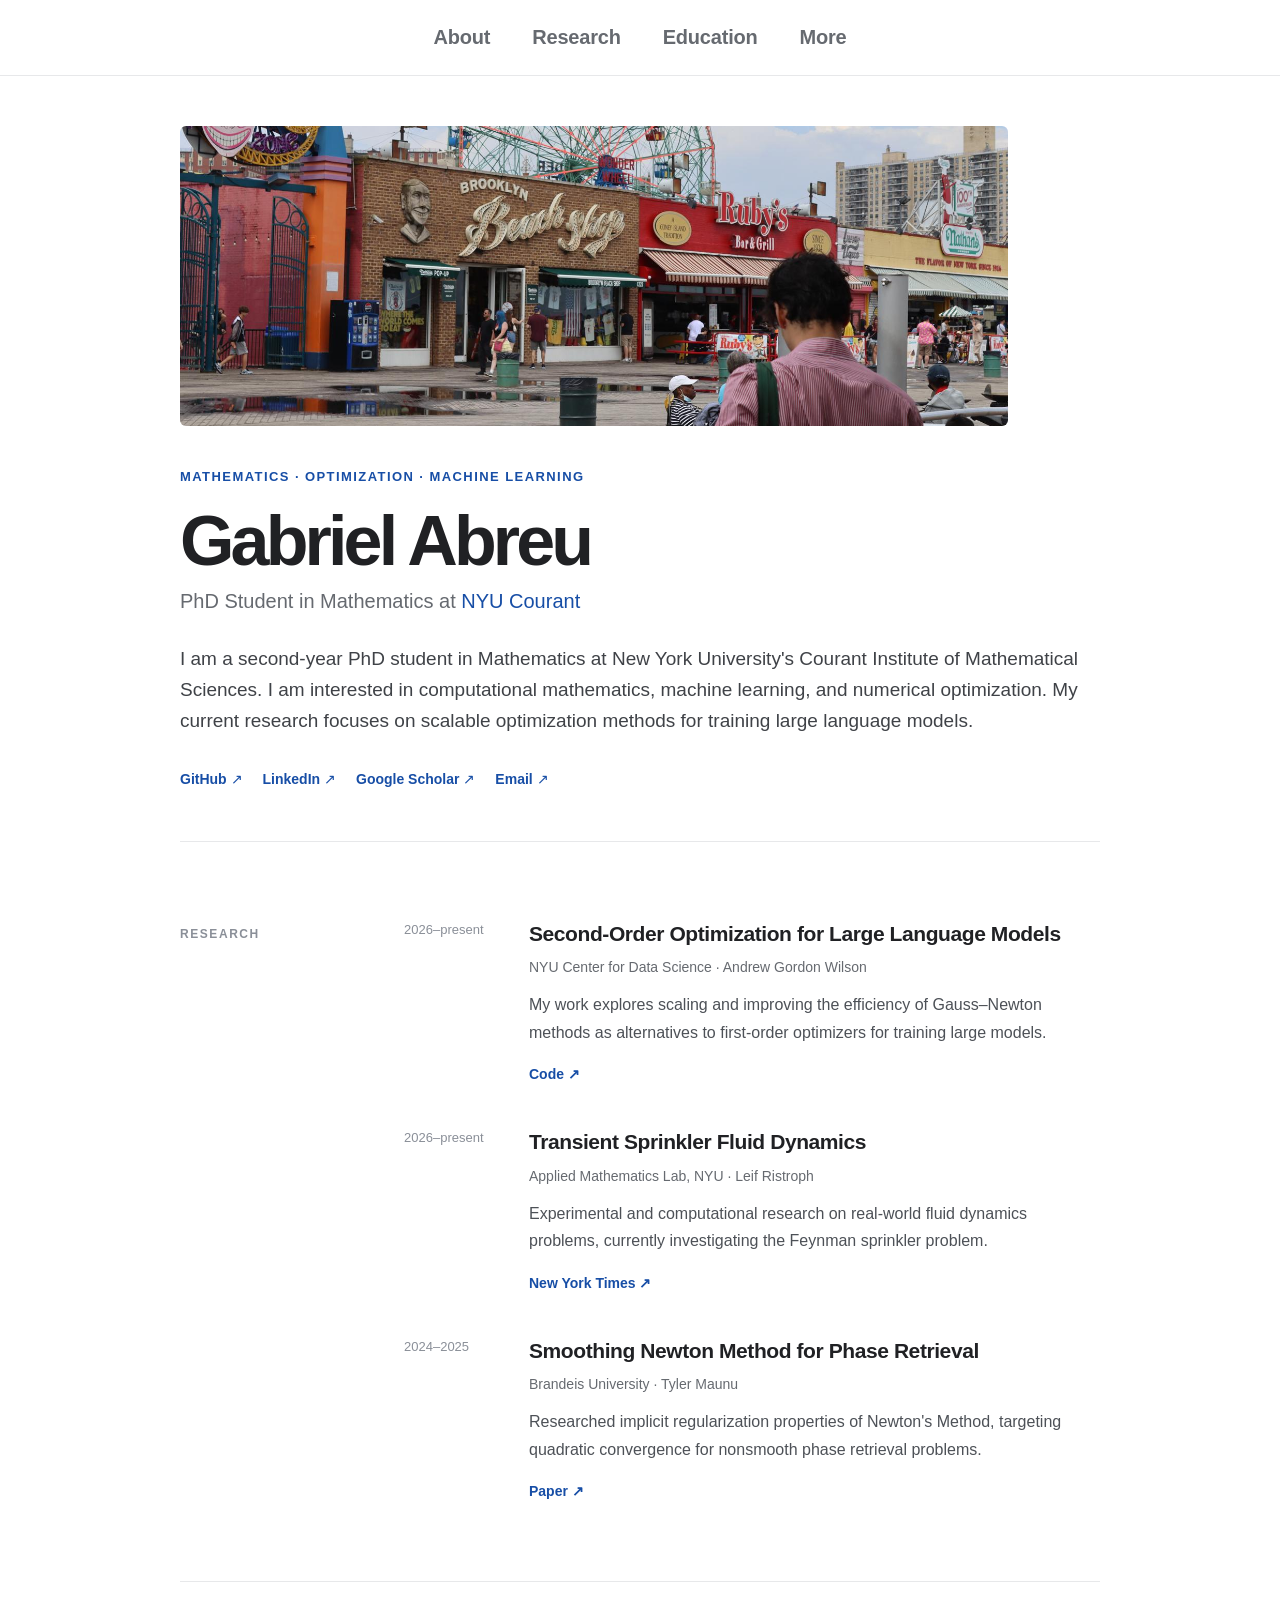
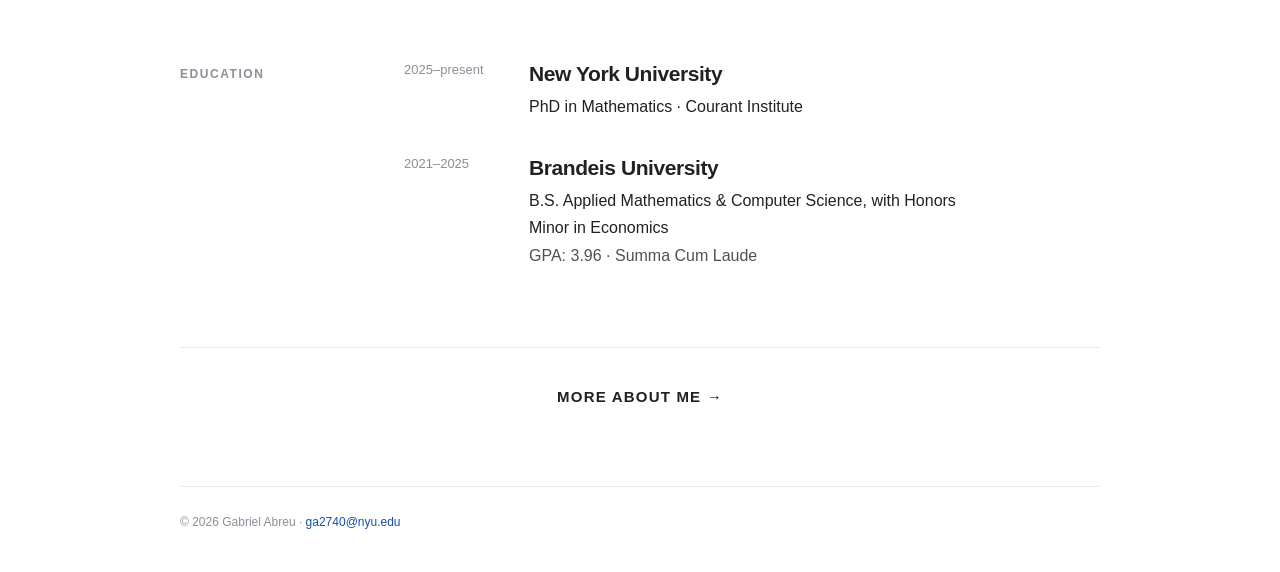
<file: index.html>
<!DOCTYPE html>
<html lang="en">
<head>
  <meta charset="UTF-8">
  <meta name="viewport" content="width=device-width, initial-scale=1.0">
  <meta name="description" content="Gabriel Abreu — PhD student in Mathematics at NYU Courant working on optimization, machine learning, and computational mathematics.">
  <meta name="author" content="Gabriel Abreu">
  <meta name="google-site-verification" content="8awuwKNIuTM4I6CsqA2aall7nu6Hh-vQHycGfFL_P4A" />
  <title>Gabriel Abreu | Mathematics PhD at NYU Courant</title>
  <link rel="canonical" href="https://gmbabreu.github.io/">
  <link rel="stylesheet" href="style.css">
  <script type="application/ld+json">
  {
    "@context": "https://schema.org",
    "@type": "ProfilePage",
    "url": "https://gmbabreu.github.io/",
    "mainEntity": {
      "@type": "Person",
      "name": "Gabriel Abreu",
      "url": "https://gmbabreu.github.io/",
      "image": "https://gmbabreu.github.io/profile.jpg",
      "jobTitle": "PhD Student in Mathematics",
      "affiliation": {
        "@type": "CollegeOrUniversity",
        "name": "New York University",
        "alternateName": "NYU Courant",
        "url": "https://cims.nyu.edu/"
      },
      "alumniOf": {
        "@type": "CollegeOrUniversity",
        "name": "Brandeis University",
        "url": "https://www.brandeis.edu/"
      },
      "sameAs": [
        "https://github.com/gmbabreu",
        "https://www.linkedin.com/in/gmbabreu/",
        "https://scholar.google.com/citations?user=w3StXHcAAAAJ&hl=en"
      ],
      "knowsAbout": [
        "Numerical optimization",
        "Machine learning",
        "Computational mathematics",
        "Large language model optimization"
      ]
    }
  }
  </script>
</head>

<body>
  <header class="site-header">
    <div class="container nav">
      <nav aria-label="Main navigation">
        <a href="#about">About</a>
        <a href="#research">Research</a>
        <a href="#education">Education</a>
        <a href="more.html">More</a>
      </nav>
    </div>
  </header>

  <main id="top">

    <!-- HERO -->
    <section class="hero container">
      <div class="hero-photo">
        <img src="profile.jpg" alt="Gabriel Abreu">
      </div>
      <div class="hero-copy" id="about">
        <p class="eyebrow">Mathematics · Optimization · Machine Learning</p>
        <h1>Gabriel Abreu</h1>
        <p class="subtitle">
          PhD Student in Mathematics at
          <a href="https://cims.nyu.edu/" target="_blank" rel="noopener">NYU Courant</a>
        </p>
        <p class="intro">
          I am a second-year PhD student in Mathematics at New York University's
          Courant Institute of Mathematical Sciences. I am interested in
          computational mathematics, machine learning, and numerical optimization. 
          My current research focuses on scalable optimization methods for training large language models.
        </p>
        <div class="links">
          <a href="https://github.com/gmbabreu" target="_blank" rel="noopener">GitHub ↗</a>
          <a href="https://www.linkedin.com/in/gmbabreu/" target="_blank" rel="noopener">LinkedIn ↗</a>
          <a href="https://scholar.google.com/citations?user=w3StXHcAAAAJ&hl=en" target="_blank" rel="noopener">Google Scholar ↗</a>
          <a href="mailto:ga2740@nyu.edu">Email ↗</a>
        </div>
      </div>
    </section>

    <!-- RESEARCH -->
    <section class="section container" id="research">
      <div class="section-label">Research</div>
      <div class="section-content">

        <article class="research-item">
          <div class="research-meta">2026–present</div>
          <div>
            <h2>Second-Order Optimization for Large Language Models</h2>
            <p class="affiliation">NYU Center for Data Science · Andrew Gordon Wilson</p>
            <p>
              My work explores scaling and improving the efficiency of Gauss–Newton methods
              as alternatives to first-order optimizers for training large models.
            </p>
            <div class="project-links">
              <a href="https://github.com/gmbabreu/full-gauss-newton" target="_blank" rel="noopener">Code ↗</a>
            </div>
          </div>
        </article>

        <article class="research-item">
          <div class="research-meta">2026–present</div>
          <div>
            <h2>Transient Sprinkler Fluid Dynamics</h2>
            <p class="affiliation">Applied Mathematics Lab, NYU · Leif Ristroph</p>
            <p>
              Experimental and computational research on real-world fluid dynamics problems,
              currently investigating the Feynman sprinkler problem.
            </p>
            <div class="project-links">
              <a href="https://www.nytimes.com/2026/07/14/science/reverse-sprinkler-physics-problem.html" target="_blank" rel="noopener">New York Times ↗</a>
            </div>
          </div>
        </article>

        <article class="research-item">
          <div class="research-meta">2024–2025</div>
          <div>
            <h2>Smoothing Newton Method for Phase Retrieval</h2>
            <p class="affiliation">Brandeis University · Tyler Maunu</p>
            <p>
             Researched implicit regularization properties of Newton's Method,
             targeting quadratic convergence for nonsmooth phase retrieval problems.
            </p>
            <div class="project-links">
              <a href="https://arxiv.org/abs/2507.23017" target="_blank" rel="noopener">Paper ↗</a>
            </div>
          </div>
        </article>

      </div>
    </section>

    <!-- EDUCATION -->
    <section class="section container" id="education">
      <div class="section-label">Education</div>
      <div class="section-content education">

        <div class="education-item">
          <div class="education-date">2025–present</div>
          <div>
            <h2>New York University</h2>
            <p class="degree">PhD in Mathematics · Courant Institute</p>
          </div>
        </div>

        <div class="education-item">
          <div class="education-date">2021–2025</div>
          <div>
            <h2>Brandeis University</h2>
            <p class="degree">B.S. Applied Mathematics &amp; Computer Science, with Honors</p>
            <p class="degree">Minor in Economics</p>
            <p>GPA: 3.96 · Summa Cum Laude</p>
          </div>
        </div>

      </div>
    </section>
    <!-- MORE LINK -->
    <div class="more-link container">
      <a href="more.html">More about me →</a>
    </div>

  </main>

  <footer class="footer container">
    <p>© 2026 Gabriel Abreu · <a href="mailto:ga2740@nyu.edu">ga2740@nyu.edu</a></p>
  </footer>
<script>
  window.addEventListener("load", function () {
    document.getElementById("about").scrollIntoView();
  });
</script>
</body>
</html>
</file>
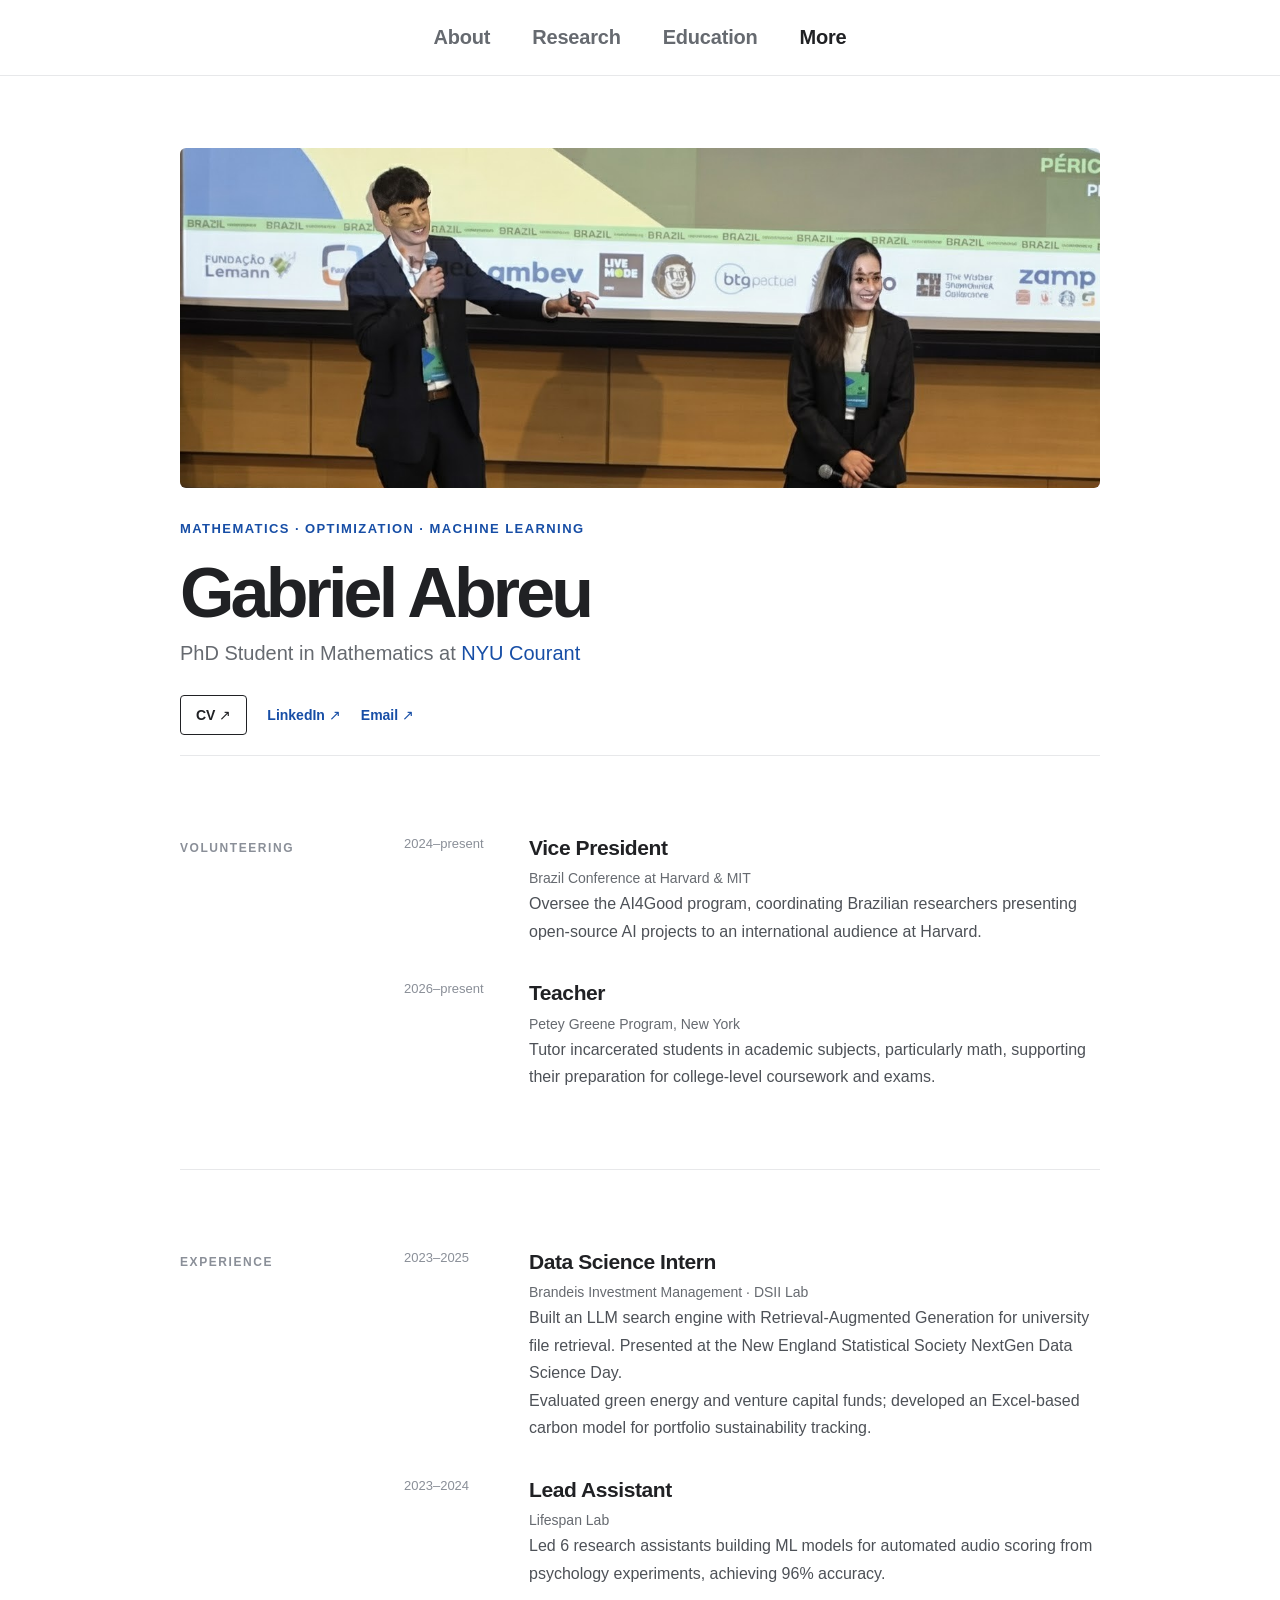
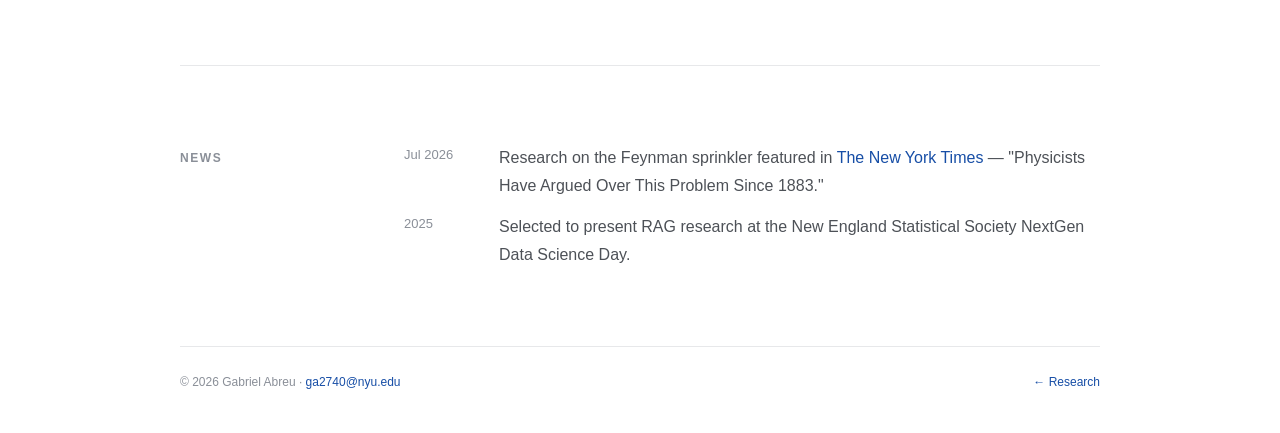
<file: more.html>
<!DOCTYPE html>
<html lang="en">
<head>
  <meta charset="UTF-8">
  <meta name="viewport" content="width=device-width, initial-scale=1.0">
  <meta name="description" content="Gabriel Abreu — background, experience, and volunteering.">
  <meta name="author" content="Gabriel Abreu">
  <title>Gabriel Abreu | More</title>
  <link rel="canonical" href="https://gmbabreu.github.io/more.html">
  <link rel="stylesheet" href="style.css">
  <link rel="stylesheet" href="more.css">
</head>

<body>
  <header class="site-header">
    <div class="container nav">
      <nav aria-label="Main navigation">
        <a href="index.html#about">About</a>
        <a href="index.html#research">Research</a>
        <a href="index.html#education">Education</a>
        <a href="more.html" class="nav-active">More</a>
      </nav>
    </div>
  </header>

  <main id="top">

    <!-- HERO — landscape photo -->
    <section class="more-hero container">
      <div class="more-hero-photo">
        <img src="volunteering.jpg" alt="Gabriel Abreu at the Brazil Conference at Harvard & MIT">
      </div>
      <div class="more-hero-caption">
        <p class="eyebrow">Mathematics · Optimization · Machine Learning</p>
        <h1>Gabriel Abreu</h1>
        <p class="subtitle">
          PhD Student in Mathematics at
          <a href="https://cims.nyu.edu/" target="_blank" rel="noopener">NYU Courant</a>
        </p>
        <div class="links">
          <a class="button" href="CV.pdf" target="_blank" rel="noopener">CV ↗</a>
          <a href="https://www.linkedin.com/in/gmbabreu/" target="_blank" rel="noopener">LinkedIn ↗</a>
          <a href="mailto:ga2740@nyu.edu">Email ↗</a>
        </div>
      </div>
      </div>
    </section>

        <!-- VOLUNTEERING -->
    <section class="section container" id="volunteering">
      <div class="section-label">Volunteering</div>
      <div class="section-content timeline">

        <div class="timeline-item">
          <div class="timeline-date">2024–present</div>
          <div>
            <h2>Vice President</h2>
            <p class="affiliation">Brazil Conference at Harvard &amp; MIT</p>
            <p>Oversee the AI4Good program, coordinating Brazilian researchers
              presenting open-source AI projects to an international audience at Harvard.
            </p>
          </div>
        </div>
        
        <div class="timeline-item">
          <div class="timeline-date">2026–present</div>
          <div>
            <h2>Teacher</h2>
            <p class="affiliation">Petey Greene Program, New York</p>
            <p>Tutor incarcerated students in academic subjects, particularly math, supporting their
              preparation for college-level coursework and exams.</p>
          </div>
        </div>



      </div>
    </section>
    <!-- EXPERIENCE -->
    <section class="section container" id="experience">
      <div class="section-label">Experience</div>
      <div class="section-content timeline">

        <div class="timeline-item">
          <div class="timeline-date">2023–2025</div>
          <div>
            <h2>Data Science Intern</h2>
            <p class="affiliation">Brandeis Investment Management · DSII Lab</p>
            <p>Built an LLM search engine with Retrieval-Augmented Generation for
              university file retrieval. Presented at the New England Statistical Society
              NextGen Data Science Day.</p>
            <p>Evaluated green energy and venture capital funds; developed an
              Excel-based carbon model for portfolio sustainability tracking.</p>
          </div>
        </div>

        <div class="timeline-item">
          <div class="timeline-date">2023–2024</div>
          <div>
            <h2>Lead Assistant</h2>
            <p class="affiliation">Lifespan Lab</p>
            <p>Led 6 research assistants building ML models for automated audio
              scoring from psychology experiments, achieving 96% accuracy.</p>
          </div>
        </div>

      </div>
    </section>



    <!-- NEWS -->
    <section class="section container" id="news">
      <div class="section-label">News</div>
      <div class="section-content news">
        <div class="news-item">
          <span>Jul 2026</span>
          <p>
            Research on the Feynman sprinkler featured in
            <a href="https://www.nytimes.com/2026/07/14/science/reverse-sprinkler-physics-problem.html" target="_blank" rel="noopener">The New York Times</a>
            — "Physicists Have Argued Over This Problem Since 1883."
          </p>
        </div>
        <div class="news-item">
          <span>2025</span>
          <p>
            Selected to present RAG research at the
            New England Statistical Society NextGen Data Science Day.
          </p>
        </div>
      </div>
    </section>

  </main>

  <footer class="footer container">
    <p>© 2026 Gabriel Abreu · <a href="mailto:ga2740@nyu.edu">ga2740@nyu.edu</a></p>
    <p><a href="index.html">← Research</a></p>
  </footer>
</body>
</html>
</file>
<file: style.css>
/* Gabriel Abreu — academic personal site */

:root {
  --bg: #ffffff;
  --text: #202124;
  --muted: #666a70;
  --light: #8a8f98;
  --line: #e7e8ea;
  --accent: #174ea6;
  --accent-hover: #0b3d91;
  --tag-bg: #f4f5f6;
  --max-width: 920px;
}

* {
  box-sizing: border-box;
}

html {
  scroll-behavior: smooth;
}

body {
  margin: 0;
  background: var(--bg);
  color: var(--text);
  font-family:
    -apple-system, BlinkMacSystemFont, "Segoe UI", Roboto, Helvetica, Arial,
    sans-serif;
  font-size: 16px;
  line-height: 1.72;
  -webkit-font-smoothing: antialiased;
}

a {
  color: var(--accent);
  text-decoration: none;
  transition: color 0.15s ease;
}

a:hover {
  color: var(--accent-hover);
  text-decoration: underline;
}

.container {
  width: min(calc(100% - 48px), var(--max-width));
  margin: 0 auto;
}

/* NAVIGATION */

.site-header {
  position: sticky;
  top: 0;
  z-index: 10;
  background: rgba(255, 255, 255, 0.94);
  border-bottom: 1px solid var(--line);
  backdrop-filter: blur(10px);
}

.nav {
  min-height: 75px;
  display: flex;
  align-items: center;
  justify-content: center;
}

.nav nav {
  display: flex;
  align-items: center;
  justify-content: center;
  gap: 42px;
  width: 100%;
}

.nav nav a {
  color: var(--muted);
  font-size: 20px;
  font-weight: 650;
  letter-spacing: -0.01em;
}

.nav nav a:hover {
  color: var(--text);
  text-decoration: none;
}
/* HERO */

.hero {
  padding-top: 50px;
  padding-bottom: 50px;
}

#about {
  scroll-margin-top: 400px;
}

.hero-photo {
    margin-bottom: 40px;
}
.hero-photo img {
  width: 90%;
  height: 300px;
  object-fit: cover;
  object-position: center 80%;
  border-radius: 6px;
  display: block;
}

.eyebrow {
  margin: 0 0 18px;
  color: var(--accent);
  font-size: 13px;
  font-weight: 650;
  letter-spacing: 0.11em;
  text-transform: uppercase;
}

h1,
h2,
p {
  margin-top: 0;
}

h1 {
  margin-bottom: 8px;
  font-size: clamp(44px, 7vw, 70px);
  line-height: 1.02;
  letter-spacing: -0.055em;
  font-weight: 700;
}

.subtitle {
  margin-bottom: 27px;
  color: var(--muted);
  font-size: 20px;
  line-height: 1.5;
}


.intro {
  max-width: none; /* Changed from 720px */
  margin-bottom: 30px;
  font-size: 19px;
  line-height: 1.65;
  color: #3f4247;
}

.links {
  display: flex;
  align-items: center;
  flex-wrap: wrap;
  gap: 20px;
}

.links a {
  font-size: 14px;
  font-weight: 550;
}

.links .button {
  padding: 7px 15px;
  border: 1px solid var(--text);
  border-radius: 4px;
  color: var(--text);
}

.links .button:hover {
  background: var(--text);
  color: white;
  text-decoration: none;
}

/* SECTIONS */

.section {
  display: grid;
  grid-template-columns: 180px minmax(0, 1fr);
  gap: 44px;
  padding-top: 78px;
  padding-bottom: 78px;
  border-top: 1px solid var(--line);
}

.section-label {
  padding-top: 4px;
  color: var(--light);
  font-size: 12px;
  font-weight: 700;
  letter-spacing: 0.13em;
  text-transform: uppercase;
}

.section-content {
  min-width: 0;
}

.section-content > p {
  max-width: 720px;
}

.section-content p {
  color: #4d5157;
}

.section-content p:last-child {
  margin-bottom: 0;
}

/* HEADINGS */

h2 {
  margin-bottom: 7px;
  font-size: 21px;
  line-height: 1.35;
  letter-spacing: -0.02em;
  font-weight: 650;
}

.affiliation {
  margin-bottom: 12px;
  color: var(--muted) !important;
  font-size: 14px;
}

.degree {
  margin-bottom: 8px;
  color: var(--text) !important;
  font-weight: 500;
}

/* RESEARCH */

.research-item {
  display: grid;
  grid-template-columns: 100px minmax(0, 1fr);
  gap: 25px;
  padding-bottom: 42px;
}

.research-item:last-child {
  padding-bottom: 0;
}

.research-meta,
.timeline-date,
.education-date {
  color: var(--light);
  font-size: 13px;
  line-height: 1.5;
  font-variant-numeric: tabular-nums;
}

.project-links {
  display: flex;
  gap: 18px;
  margin-top: 8px;
}

.project-links a {
  font-size: 14px;
  font-weight: 600;
}

/* EXPERIENCE / EDUCATION */

.timeline,
.education {
  display: grid;
  gap: 34px;
}

.timeline-item,
.education-item {
  display: grid;
  grid-template-columns: 100px minmax(0, 1fr);
  gap: 25px;
}

.timeline-item p,
.education-item p {
  margin-bottom: 0;
}

.timeline-item h2,
.education-item h2 {
  margin-bottom: 4px;
}


/* NEWS */

.news {
  display: grid;
  gap: 14px;
}

.news-item {
  display: grid;
  grid-template-columns: 70px minmax(0, 1fr);
  gap: 25px;
}

.news-item > span {
  color: var(--light);
  font-size: 13px;
}

.news-item p {
  margin-bottom: 0;
}

/* FOOTER */

.footer {
  display: flex;
  justify-content: space-between;
  gap: 20px;
  padding-top: 25px;
  padding-bottom: 40px;
  border-top: 1px solid var(--line);
  color: var(--light);
  font-size: 12px;
}

.footer p {
  margin: 0;
}

/* RESPONSIVE */

@media (max-width: 720px) {
  .container {
    width: min(calc(100% - 34px), var(--max-width));
  }

  .site-header {
    position: static;
  }

  .nav {
    min-height: auto;
    padding-top: 17px;
    padding-bottom: 17px;
    align-items: center;
    gap: 15px;
    flex-wrap: wrap;
  }

  .nav nav {
    display: flex;
    gap: 14px;
  }

  .nav nav a {
    font-size: 13px;
  }

  .hero {
    padding-top: 52px;
    padding-bottom: 60px;
  }

  h1 {
    font-size: 48px;
  }

  .subtitle {
    font-size: 18px;
  }

  .intro {
    font-size: 17px;
  }

  .section {
    display: block;
    padding-top: 58px;
    padding-bottom: 58px;
  }

  .section-label {
    margin-bottom: 27px;
  }

  .research-item,
  .timeline-item,
  .education-item {
    grid-template-columns: 1fr;
    gap: 5px;
  }

  .research-meta,
  .timeline-date,
  .education-date {
    margin-bottom: 2px;
  }

  .research-item {
    padding-bottom: 35px;
  }

  .footer {
    padding-bottom: 30px;
  }
}

@media (prefers-reduced-motion: reduce) {
  html {
    scroll-behavior: auto;
  }

  * {
    transition: none !important;
  }
}
/* More about me */

/* MORE ABOUT ME */

.more-link {
  padding-top: 35px;
  padding-bottom: 75px;
  text-align: center;
  border-top: 1px solid var(--line);
}

.more-link a {
  color: var(--text);
  font-size: 15px;
  font-weight: 700;
  letter-spacing: 0.08em;
  text-transform: uppercase;
}

.more-link a:hover {
  color: var(--accent);
  text-decoration: none;
}
</file>
<file: more.css>
/* More page — Gabriel Abreu */

/* Active nav */
.nav-active {
  color: var(--text) !important;
  font-weight: 650;
}

/* HERO */
.more-hero {
  padding-top: 72px;
  padding-bottom: 20px;
}

.more-hero-photo {
  width: 100%;
  margin-bottom: 10px;
}

.more-hero-photo img {
  width: 100%;
  height: 340px;
  object-fit: cover;
  object-position: center 25%;
  border-radius: 6px;
  display: block;
}

.more-hero-caption {
  margin-top: 30px;
}

.more-hero-caption .links {
  display: flex;
  align-items: center;
  flex-wrap: wrap;
  gap: 20px;
}

.more-hero-caption .links a {
  font-size: 14px;
  font-weight: 550;
}

.more-hero-caption .button {
  padding: 7px 15px;
  border: 1px solid var(--text);
  border-radius: 4px;
  color: var(--text);
  text-decoration: none;
}

.more-hero-caption .button:hover {
  background: var(--text);
  color: white;
  text-decoration: none;
}

/* RESPONSIVE */
@media (max-width: 720px) {
  .more-hero {
    padding-top: 48px;
  }

  .more-hero-photo img {
    height: 220px;
  }
}
</file>
